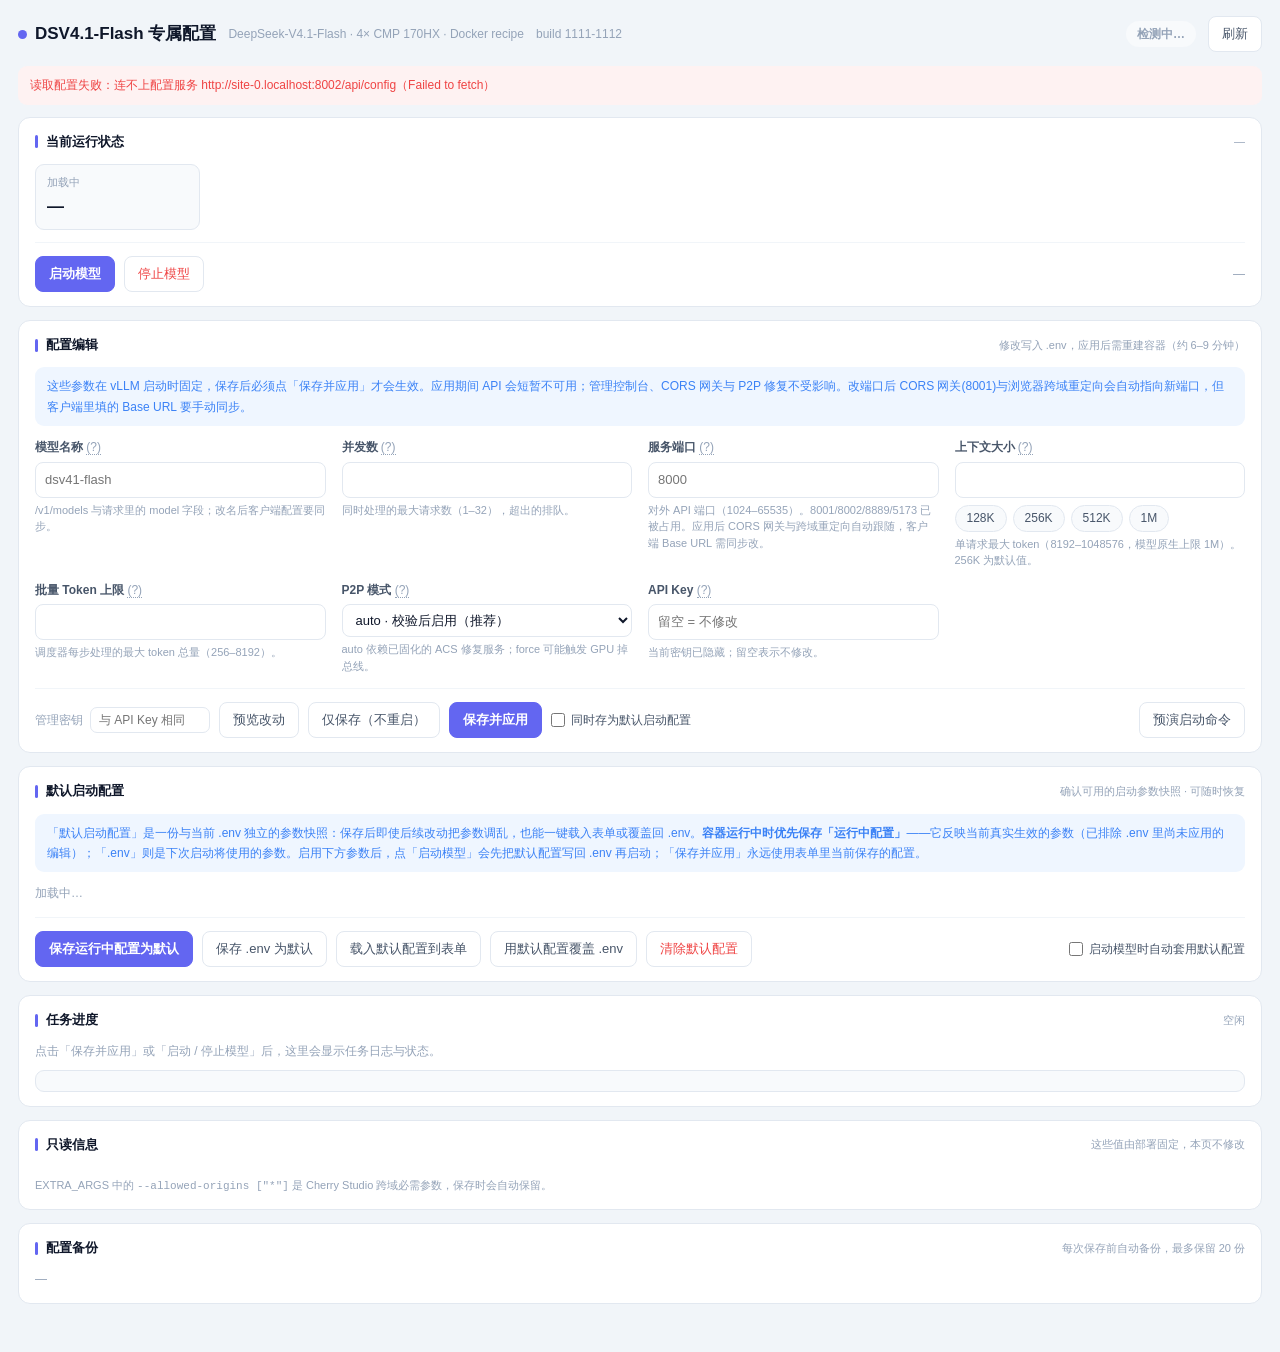
<file: dsv41-config/dsv41-config.html>
<!DOCTYPE html>
<html lang="zh-CN">
<head>
<meta charset="UTF-8">
<meta name="viewport" content="width=device-width, initial-scale=1.0">
<title>DSV4.1-Flash 专属配置 · vLLM 管理台</title>
<style>
  :root{
    --bg:#f1f5f9; --card:#ffffff; --inset:#f8fafc; --border:#e2e8f0; --line:#f1f5f9;
    --text:#0f172a; --text2:#475569; --text3:#94a3b8;
    --accent:#6366f1; --accent-bg:#eef2ff; --green:#10b981; --green-bg:#ecfdf5;
    --orange:#f59e0b; --orange-bg:#fffbeb; --red:#ef4444; --red-bg:#fef2f2;
    --blue:#3b82f6; --blue-bg:#eff6ff;
    --mono:ui-monospace,SFMono-Regular,Menlo,Consolas,monospace;
  }
  @media (prefers-color-scheme:dark){
    :root{
      --bg:#0b1120; --card:#131c31; --inset:#1a2642; --border:#1e293b; --line:#1a2642;
      --text:#e2e8f0; --text2:#94a3b8; --text3:#64748b;
      --accent:#818cf8; --accent-bg:#1e1b4b; --green:#34d399; --green-bg:#064e3b;
      --orange:#fbbf24; --orange-bg:#451a03; --red:#f87171; --red-bg:#450a0a;
      --blue:#60a5fa; --blue-bg:#1e3a5f;
    }
  }
  *{box-sizing:border-box;margin:0;padding:0}
  body{background:var(--bg);color:var(--text);font:14px/1.55 -apple-system,BlinkMacSystemFont,"PingFang SC","Microsoft YaHei",sans-serif;padding:16px 18px 36px}
  .head{display:flex;align-items:center;gap:12px;flex-wrap:wrap;margin-bottom:14px}
  .head h1{font-size:17px;font-weight:700;display:flex;align-items:center;gap:8px}
  .head h1 i{width:9px;height:9px;border-radius:50%;background:var(--accent);display:inline-block}
  .sub{font-size:12px;color:var(--text3)}
  .spacer{flex:1}
  .badge{font-size:12px;font-weight:600;padding:4px 11px;border-radius:20px;background:var(--green-bg);color:var(--green);white-space:nowrap}
  .badge.warn{background:var(--orange-bg);color:var(--orange)}
  .badge.err{background:var(--red-bg);color:var(--red)}
  .badge.gray{background:var(--inset);color:var(--text3)}
  button{font:inherit;cursor:pointer;border-radius:8px;border:1px solid var(--border);background:var(--card);color:var(--text2);padding:7px 13px;font-size:13px;transition:.15s}
  button:hover:not(:disabled){border-color:var(--accent);color:var(--accent)}
  button:disabled{opacity:.45;cursor:not-allowed}
  button.primary{background:var(--accent);border-color:var(--accent);color:#fff;font-weight:600}
  button.primary:hover:not(:disabled){filter:brightness(1.08);color:#fff}
  button.danger{color:var(--red)}
  .card{background:var(--card);border:1px solid var(--border);border-radius:12px;padding:14px 16px;margin-bottom:13px}
  .card h2{font-size:13px;font-weight:700;margin-bottom:12px;display:flex;align-items:center;gap:8px}
  .card h2::before{content:"";width:3px;height:13px;border-radius:2px;background:var(--accent);display:inline-block}
  .card h2 .hint{font-size:11px;font-weight:400;color:var(--text3);margin-left:auto}
  .note{font-size:12px;line-height:1.7;border-radius:9px;padding:9px 12px;margin-bottom:12px}
  .note.info{background:var(--blue-bg);color:var(--blue)}
  .note.warn{background:var(--orange-bg);color:var(--orange)}
  .note.err{background:var(--red-bg);color:var(--red)}
  .note.ok{background:var(--green-bg);color:var(--green)}
  .kpis{display:grid;grid-template-columns:repeat(auto-fill,minmax(155px,1fr));gap:9px}
  .kpi{background:var(--inset);border:1px solid var(--border);border-radius:9px;padding:9px 11px;min-height:64px}
  .kpi .l{font-size:11px;color:var(--text3);margin-bottom:3px}
  .kpi .v{font-size:17px;font-weight:700;font-variant-numeric:tabular-nums;overflow:hidden;text-overflow:ellipsis;white-space:nowrap}
  .kpi .v small{font-size:11px;font-weight:500;color:var(--text3)}
  .grid{display:grid;grid-template-columns:repeat(auto-fill,minmax(230px,1fr));gap:12px 16px}
  .fld label{display:block;font-size:12px;font-weight:600;margin-bottom:5px;color:var(--text2)}
  .fld label span{font-weight:400;color:var(--text3);cursor:help;border-bottom:1px dotted var(--text3)}
  .fld input,.fld select{width:100%;font:inherit;font-size:13px;padding:7px 9px;border-radius:8px;border:1px solid var(--border);background:var(--card);color:var(--text);outline:none}
  .fld input:focus,.fld select:focus{border-color:var(--accent);box-shadow:0 0 0 3px var(--accent-bg)}
  .fld .tip{font-size:11px;color:var(--text3);margin-top:4px;line-height:1.5}
  .fld .tip b{color:var(--text2);font-weight:600}
  .fld .tip.warn{color:var(--orange)}
  .chips{display:flex;gap:6px;flex-wrap:wrap;margin-top:7px}
  .chip{padding:4px 11px;font-size:12px;line-height:1.4;border-radius:20px;background:var(--inset);color:var(--text2);font-variant-numeric:tabular-nums}
  .chip:hover:not(:disabled){border-color:var(--accent);color:var(--accent)}
  .chip.active{background:var(--accent-bg);border-color:var(--accent);color:var(--accent);font-weight:700}
  .actions{display:flex;gap:9px;flex-wrap:wrap;align-items:center;margin-top:14px;padding-top:13px;border-top:1px solid var(--line)}
  .actions .grow{flex:1}
  .keybox{display:flex;align-items:center;gap:7px;font-size:12px;color:var(--text3)}
  .keybox input{width:120px;font-size:12px;padding:5px 8px;border-radius:7px;border:1px solid var(--border);background:var(--card);color:var(--text)}
  .chk{display:inline-flex;align-items:center;gap:6px;font-size:12px;color:var(--text2);white-space:nowrap;cursor:pointer}
  .chk input{width:14px;height:14px;accent-color:var(--accent);cursor:pointer}
  .chk.disabled{opacity:.45;cursor:not-allowed}
  pre{background:var(--inset);border:1px solid var(--border);border-radius:9px;padding:10px 12px;font:11px/1.55 var(--mono);color:var(--text2);max-height:230px;overflow:auto;white-space:pre-wrap;word-break:break-all}
  .kv{display:grid;grid-template-columns:repeat(auto-fill,minmax(280px,1fr));gap:6px 18px;font-size:12px}
  .kv div{display:flex;gap:8px;border-bottom:1px solid var(--line);padding:5px 0}
  .kv b{color:var(--text3);font-weight:500;min-width:96px;flex-shrink:0}
  .kv span{font-family:var(--mono);font-size:11px;word-break:break-all;color:var(--text2)}
  table{width:100%;border-collapse:collapse;font-size:12px}
  th,td{text-align:left;padding:6px 8px;border-bottom:1px solid var(--line)}
  th{color:var(--text3);font-weight:500;font-size:11px}
  td.mono{font-family:var(--mono);font-size:11px}
  .diff{font-size:12px;color:var(--orange);margin-top:8px;line-height:1.7}
  .diff b{color:var(--text2)}
  .hidden{display:none!important}
  .spin{display:inline-block;width:11px;height:11px;border:2px solid var(--border);border-top-color:var(--accent);border-radius:50%;animation:r .8s linear infinite;vertical-align:-1px;margin-right:5px}
  @keyframes r{to{transform:rotate(360deg)}}
</style>
</head>
<body>
<div class="head">
  <h1><i></i>DSV4.1-Flash 专属配置</h1>
  <span class="sub">DeepSeek-V4.1-Flash · 4× CMP 170HX · Docker recipe</span>
  <span class="sub" id="buildTag" title="页面构建标记，用于确认浏览器加载的是最新版本">build 1111-1112</span>
  <span class="spacer"></span>
  <span id="svcBadge" class="badge gray">检测中…</span>
  <button onclick="load(true)">刷新</button>
</div>

<div id="msg"></div>

<div class="card">
  <h2>当前运行状态 <span class="hint" id="checkedAt">—</span></h2>
  <div class="kpis" id="kpis"><div class="kpi"><div class="l">加载中</div><div class="v">—</div></div></div>
  <div id="pendingBox"></div>
  <div class="actions" style="margin-top:12px">
    <button class="primary" id="btnStart" onclick="serviceAction('start')">启动模型</button>
    <button class="danger" id="btnStop" onclick="serviceAction('stop')">停止模型</button>
    <span class="grow"></span>
    <span class="sub" id="svcHint">—</span>
  </div>
</div>

<div class="card">
  <h2>配置编辑 <span class="hint">修改写入 .env，应用后需重建容器（约 6–9 分钟）</span></h2>
  <div class="note info">这些参数在 vLLM 启动时固定，保存后必须点「保存并应用」才会生效。应用期间 API 会短暂不可用；管理控制台、CORS 网关与 P2P 修复不受影响。改端口后 CORS 网关(8001)与浏览器跨域重定向会自动指向新端口，但客户端里填的 Base URL 要手动同步。</div>
  <div class="grid">
    <div class="fld">
      <label>模型名称 <span title="对外 API 显示的模型 ID">(?)</span></label>
      <input id="f_SERVED_MODEL_NAME" spellcheck="false" placeholder="dsv41-flash">
      <div class="tip">/v1/models 与请求里的 model 字段；改名后客户端配置要同步。</div>
    </div>
    <div class="fld">
      <label>并发数 <span title="--max-num-seqs">(?)</span></label>
      <input id="f_MAX_SEQS" type="number" min="1" max="32" step="1">
      <div class="tip">同时处理的最大请求数（1–32），超出的排队。</div>
    </div>
    <div class="fld">
      <label>服务端口 <span title="start.sh 的 PORT">(?)</span></label>
      <input id="f_PORT" type="number" min="1024" max="65535" step="1" placeholder="8000">
      <div class="tip">对外 API 端口（1024–65535）。8001/8002/8889/5173 已被占用。应用后 CORS 网关与跨域重定向自动跟随，客户端 Base URL 需同步改。</div>
    </div>
    <div class="fld">
      <label>上下文大小 <span title="--max-model-len">(?)</span></label>
      <input id="f_MAX_MODEL_LEN" type="number" min="8192" max="1048576" step="1024">
      <div class="chips" id="ctxChips">
        <button type="button" class="chip" data-ctx="131072">128K</button>
        <button type="button" class="chip" data-ctx="262144">256K</button>
        <button type="button" class="chip" data-ctx="524288">512K</button>
        <button type="button" class="chip" data-ctx="1048576">1M</button>
      </div>
      <div class="tip" id="ctxTip">单请求最大 token（8192–1048576，模型原生上限 1M）。256K 为默认值。</div>
    </div>
    <div class="fld">
      <label>批量 Token 上限 <span title="--max-num-batched-tokens">(?)</span></label>
      <input id="f_MAX_BATCHED" type="number" min="256" max="8192" step="128">
      <div class="tip">调度器每步处理的最大 token 总量（256–8192）。</div>
    </div>
    <div class="fld">
      <label>P2P 模式 <span title="跨卡直连">(?)</span></label>
      <select id="f_P2P">
        <option value="auto">auto · 校验后启用（推荐）</option>
        <option value="off">off · 关闭全部跨卡传输</option>
        <option value="force">force · 跳过校验（有掉卡风险）</option>
      </select>
      <div class="tip">auto 依赖已固化的 ACS 修复服务；force 可能触发 GPU 掉总线。</div>
    </div>
    <div class="fld">
      <label>API Key <span title="留空表示不修改">(?)</span></label>
      <input id="f_API_KEY" type="text" spellcheck="false" autocomplete="off" placeholder="留空 = 不修改">
      <div class="tip" id="apiKeyTip">当前密钥已隐藏；留空表示不修改。</div>
    </div>
  </div>
  <div class="actions">
    <div class="keybox">管理密钥 <input id="adminKey" type="password" autocomplete="off" placeholder="与 API Key 相同" title="写操作需要填写当前 API Key，仅保存在本浏览器会话"></div>
    <button onclick="preview()">预览改动</button>
    <button onclick="save(false)">仅保存（不重启）</button>
    <button class="primary" id="applyBtn" onclick="save(true)">保存并应用</button>
    <label class="chk" title="点「保存」或「保存并应用」时，把这次写入 .env 的参数同时保存为可恢复的默认启动配置。"><input type="checkbox" id="saveAsDefault"> 同时存为默认启动配置</label>
    <span class="grow"></span>
    <button onclick="dryRun()">预演启动命令</button>
  </div>
  <div id="previewBox"></div>
</div>

<div class="card" id="defaultCard">
  <h2>默认启动配置 <span class="hint">确认可用的启动参数快照 · 可随时恢复</span></h2>
  <div class="note info">「默认启动配置」是一份与当前 .env 独立的参数快照：保存后即使后续改动把参数调乱，也能一键载入表单或覆盖回 .env。<b>容器运行中时优先保存「运行中配置」</b>——它反映当前真实生效的参数（已排除 .env 里尚未应用的编辑）；「.env」则是下次启动将使用的参数。启用下方参数后，点「启动模型」会先把默认配置写回 .env 再启动；「保存并应用」永远使用表单里当前保存的配置。</div>
  <div id="defaultBody" class="sub">加载中…</div>
  <div class="actions">
    <button class="primary" id="btnSaveRunning" onclick="saveDefault('running')">保存运行中配置为默认</button>
    <button id="btnSaveDefault" onclick="saveDefault('env')">保存 .env 为默认</button>
    <button id="btnLoadDefaultForm" onclick="loadDefaultToForm()">载入默认配置到表单</button>
    <button id="btnRestoreDefault" onclick="restoreDefaultEnv()">用默认配置覆盖 .env</button>
    <button class="danger" id="btnClearDefault" onclick="clearDefault()">清除默认配置</button>
    <span class="grow"></span>
    <label class="chk" id="autoDefaultWrap" title="启用后，点「启动模型」会先把默认启动配置写回 .env 再启动；容器重建（保存并应用）不受影响。"><input type="checkbox" id="autoDefault" onchange="setAutoDefault(this.checked)"> 启动模型时自动套用默认配置</label>
  </div>
</div>

<div class="card" id="applyCard">
  <h2>任务进度 <span class="hint" id="applyPhase">空闲</span></h2>
  <div id="applyMsg" class="sub">点击「保存并应用」或「启动 / 停止模型」后，这里会显示任务日志与状态。</div>
  <pre id="applyLog" style="margin-top:9px"></pre>
</div>

<div class="card">
  <h2>只读信息 <span class="hint">这些值由部署固定，本页不修改</span></h2>
  <div class="kv" id="readonly"></div>
  <div style="font-size:11px;color:var(--text3);margin-top:10px">
    EXTRA_ARGS 中的 <code>--allowed-origins ["*"]</code> 是 Cherry Studio 跨域必需参数，保存时会自动保留。
  </div>
</div>

<div class="card">
  <h2>配置备份 <span class="hint">每次保存前自动备份，最多保留 20 份</span></h2>
  <div id="backups" class="sub">—</div>
</div>

<script>
const $ = id => document.getElementById(id);
let timer = null, applying = false, lastValues = {}, kvBudget = 0, svcState = '', svcHealthy = false;
let currentDefaults = {};   // [default-start-1111] 最近一次 /api/config 返回的默认启动配置

function msg(text, kind){
  $('msg').innerHTML = text ? '<div class="note '+kind+'">'+text+'</div>' : '';
}
function esc(s){ return String(s==null?'':s).replace(/[&<>"']/g, c=>({'&':'&amp;','<':'&lt;','>':'&gt;','"':'&quot;',"'":'&#39;'}[c])); }
function key(){ return $('adminKey').value.trim(); }
function headers(){ return {'Content-Type':'application/json','X-Admin-Key':key()}; }

// 本页通常由配置服务自己（:8002）提供；若被控制台 / 静态托管 / 本地副本以别的
// 来源打开，/api/* 不能按相对路径解析（会打到 8889 之类的服务上得到 Not Found），
// 统一显式指向 :8002。配置服务允许跨域（ACAO *），因此这条兜底始终可用。
const API_BASE = (location.port === '8002' || location.protocol === 'file:')
  ? (location.protocol === 'file:' ? 'http://127.0.0.1:8002' : '')
  : ('http://' + (location.hostname || '127.0.0.1') + ':8002');

async function api(path, opt){
  const url = API_BASE + path;
  let r;
  try{
    r = await fetch(url + (url.indexOf('?') < 0 ? '?' : '&') + '_t=' + Date.now(),
                    Object.assign({cache:'no-store'}, opt || {}));
  }catch(e){
    throw new Error('连不上配置服务 ' + url + '（' + e.message + '）');
  }
  let d; try { d = await r.json(); } catch(e){
    throw new Error('HTTP ' + r.status + '：' + url + ' 返回的不是 JSON，可能被别的服务接管');
  }
  if(!r.ok) throw new Error((d.error || (d.errors||[]).join('；') || ('HTTP ' + r.status))
                            + (r.status === 404 ? '（' + url + '）' : ''));
  return d;
}

function collect(){
  const v = {};
  for(const k of ['SERVED_MODEL_NAME','MAX_SEQS','MAX_MODEL_LEN','MAX_BATCHED','PORT','P2P']){
    v[k] = $( 'f_'+k ).value.trim();
  }
  const k = $('f_API_KEY').value.trim();
  if(k) v.API_KEY = k;
  return v;
}

function fmtTok(n){
  if(n >= 1048576) return (n/1048576).toFixed(n % 1048576 ? 2 : 0) + 'M';
  if(n >= 1024) return Math.round(n/1024) + 'K';
  return String(n);
}

function markCtx(){
  const cur = parseInt(($('f_MAX_MODEL_LEN').value || '').replace(/[^\d]/g,''), 10) || 0;
  document.querySelectorAll('#ctxChips .chip').forEach(c=>{
    c.classList.toggle('active', parseInt(c.dataset.ctx, 10) === cur);
  });
  let html = '单请求最大 token（8192–1048576，模型原生上限 1M）。256K 为默认值。';
  let warn = false;
  if(cur){
    if(kvBudget){
      const conc = Math.floor(kvBudget / cur);
      html += ' 当前 <b>' + fmtTok(cur) + '</b>（' + cur.toLocaleString() + ' tokens），按 KV 预算 '
            + kvBudget.toLocaleString() + ' tokens 估算，约 <b>' + conc + '</b> 路可同时跑满。';
    } else {
      html += ' 当前 <b>' + fmtTok(cur) + '</b>（' + cur.toLocaleString() + ' tokens）。';
    }
    if(cur >= 524288){
      warn = true;
      html += ' 512K 以上会显著压缩并发，1M 时全系统只够 1 路跑满长上下文。';
    }
    if(cur > 1048576){
      warn = true;
      html += ' 超过模型原生上限，启动会失败。';
    }
  }
  const tip = $('ctxTip');
  tip.className = 'tip' + (warn ? ' warn' : '');
  tip.innerHTML = html;
}

function setCtx(v){ $('f_MAX_MODEL_LEN').value = v; markCtx(); }

async function load(silent){
  try{
    const d = await api('/api/config');
    lastValues = d.values || {};
    const rt = d.runtime || {}, cmd = rt.cmdline || {};
    const ok = rt.health === 200;
    svcHealthy = ok;
    const b = $('svcBadge');
    b.className = 'badge' + (ok ? '' : (rt.container === 'running' ? ' warn' : ' err'));
    b.textContent = ok ? '服务在线' : (rt.container === 'running' ? '加载中 / 暂不可用' : '服务离线');
    $('checkedAt').textContent = '采样 ' + (rt.checked_at || '—');

    const kp = [
      ['健康接口', ok ? '200 OK' : '—', ok ? '' : (rt.health || '000')],
      ['服务端口', rt.serving_port || '—', rt.gateway_port && rt.gateway_port !== rt.serving_port ? '网关 '+rt.gateway_port : '端口'],
      ['运行模型', rt.live_model || cmd['served-model-name'] || '—', ''],
      ['生效上下文', (rt.live_max_model_len || cmd['max-model-len'] || '—'), 'tokens'],
      ['生效并发', cmd['max-num-seqs'] || '—', '路'],
      ['容器', rt.container || '—', rt.restart_policy || ''],
      ['GPU', rt.gpu_count != null ? rt.gpu_count + ' / 4' : '—', '张在线'],
      ['P2P', rt.p2p || '—', rt.ring ? 'ring on' : ''],
      ['稳定性', (rt.stability || '').replace(/^\S+ \S+ /,'') || '—', '']
    ];
    $('kpis').innerHTML = kp.map(x=>'<div class="kpi"><div class="l">'+esc(x[0])+'</div><div class="v">'+esc(x[1])+(x[2]?' <small>'+esc(x[2])+'</small>':'')+'</div></div>').join('');

    const pending = d.pending || [];
    $('pendingBox').innerHTML = pending.length
      ? '<div class="diff">⚠ 有 <b>'+pending.length+'</b> 项改动尚未应用：'+pending.map(p=>esc(p.field)+' <b>'+esc(p.running)+'</b> → '+esc(p.saved)).join('；')+'。点「保存并应用」后生效。</div>'
      : (applying ? '' : '<div class="note ok" style="margin:10px 0 0">当前运行参数与 .env 一致，无需重启。</div>');

    for(const k of Object.keys(lastValues)){
      const el = $('f_'+k); if(!el || k==='API_KEY') continue;
      if(document.activeElement !== el || !silent) el.value = lastValues[k];
    }
    kvBudget = Number(d.kv_cache_tokens) || 0;
    svcState = rt.container || 'absent';
    markCtx();
    syncSvcBtns();
    $('apiKeyTip').textContent = d.has_api_key ? '当前密钥 '+esc(lastValues.API_KEY)+'；留空表示不修改。' : '未设置密钥；填一个即可启用鉴权。';
    $('readonly').innerHTML = Object.entries(d.readonly||{}).map(([k,v])=>'<div><b>'+esc(k)+'</b><span>'+esc(v||'—')+'</span></div>').join('');
    renderBackups(d.backups||[]);
    renderApply(d.apply||{});
    renderDefault(d.defaults||{});
    if(!silent) msg('','');
  }catch(e){ msg('读取配置失败：'+esc(e.message),'err'); }
}

function renderBackups(list){
  if(!list.length){ $('backups').textContent = '暂无备份'; return; }
  $('backups').innerHTML = '<table><tr><th>备份文件</th><th>时间</th><th></th></tr>'+list.slice(0,8).map(f=>{
    const m = f.match(/env-(\d{8})-(\d{6})/);
    const t = m ? m[1].slice(0,4)+'-'+m[1].slice(4,6)+'-'+m[1].slice(6,8)+' '+m[2].slice(0,2)+':'+m[2].slice(2,4)+':'+m[2].slice(4,6) : f;
    return '<tr><td class="mono">'+esc(f)+'</td><td>'+esc(t)+'</td><td style="text-align:right"><button class="danger" onclick="rollback(\''+esc(f)+'\')">恢复</button></td></tr>';
  }).join('')+'</table>';
}

// ====== [default-start-1111] 默认启动配置：保存 / 载入 / 覆盖 / 自动套用 ======
function renderDefault(d){
  currentDefaults = d || {};
  const body = $('defaultBody');
  if(!body) return;
  if(!currentDefaults.exists){
    body.innerHTML = '<div class="note warn" style="margin:0 0 10px">尚未保存默认启动配置。点「保存当前配置为默认」把当前 .env 存成一份可恢复的启动参数快照。</div>';
    syncDefaultBtns();
    return;
  }
  const vals = currentDefaults.values || {};
  const rows = [
    ['SERVED_MODEL_NAME','模型名称'],
    ['MAX_SEQS','并发数'],
    ['MAX_MODEL_LEN','上下文大小'],
    ['MAX_BATCHED','批量 Token 上限'],
    ['PORT','服务端口'],
    ['P2P','P2P 模式'],
    ['API_KEY','API Key']
  ];
  let html = '<div class="kv">' + rows.map(([k,l]) =>
    '<div><b>'+esc(l)+'</b><span>'+esc(vals[k] == null ? '—' : vals[k])+'</span></div>'
  ).join('') + '</div>';
  html += '<div style="font-size:12px;color:var(--text3);margin-top:8px">保存于 '+esc(currentDefaults.saved_at || '—')
        + ' · 来源 ' + esc(currentDefaults.source_label || '—')
        + (currentDefaults.saved_by ? ' · 操作者 '+esc(currentDefaults.saved_by) : '') + '</div>';
  if(currentDefaults.source_detail){
    html += '<div style="font-size:11px;color:var(--text3);margin-top:2px">'+esc(currentDefaults.source_detail)+'</div>';
  }
  const diff = currentDefaults.diff || [];
  if(currentDefaults.matches_env){
    html += '<div class="note ok" style="margin:8px 0 0">默认启动配置与当前 .env 完全一致。</div>';
  }else{
    html += '<div class="diff">⚠ 有 <b>'+diff.length+'</b> 项差异（当前 .env → 默认配置）：'
          + diff.map(x=>esc(x.field)+' <b>'+esc(x.current)+'</b> → <b>'+esc(x.default)+'</b>').join('；')
          + '。</div>';
  }
  if(currentDefaults.extra_args){
    html += '<div style="font-size:11px;color:var(--text3);margin-top:4px">EXTRA_ARGS：'+esc(currentDefaults.extra_args)+'</div>';
  }
  if(currentDefaults.auto_start){
    html += '<div class="note info" style="margin:8px 0 0">已启用：点「启动模型」时会先把默认配置写回 .env 再启动。</div>';
  }
  body.innerHTML = html;
  syncDefaultBtns();
}

function syncDefaultBtns(){
  const exists = !!currentDefaults.exists;
  const busy = applying;
  const saveBtn = $('btnSaveDefault');
  if(saveBtn) saveBtn.disabled = busy;
  const saveRunBtn = $('btnSaveRunning');
  if(saveRunBtn) saveRunBtn.disabled = busy || svcState !== 'running' || !svcHealthy;
  ['btnLoadDefaultForm','btnRestoreDefault','btnClearDefault'].forEach(id => {
    const b = $(id); if(b) b.disabled = busy || !exists;
  });
  const cb = $('autoDefault');
  if(cb) cb.disabled = busy || !exists;
  const wrap = $('autoDefaultWrap');
  if(wrap) wrap.className = 'chk' + ((busy || !exists) ? ' disabled' : '');
  const sd = $('saveAsDefault');
  if(sd) sd.disabled = busy;
}

async function saveDefault(source){
  if(!key()){ msg('保存默认配置需要管理密钥：请先在「管理密钥」输入框填入当前 API Key 再重试。','warn'); $('adminKey').focus(); return; }
  if(source === 'running' && (svcState !== 'running' || !svcHealthy)){ msg('容器未运行或尚未就绪，无法保存「运行中配置」；可改用「保存 .env 为默认」。','warn'); return; }
  const label = source === 'running' ? '运行中配置' : '当前 .env';
  if(!confirm('把'+label+'保存为默认启动配置？\n\n会覆盖已有的默认启动配置（旧默认会另存到日志目录）。')) return;
  try{
    const d = await api('/api/defaults', {method:'POST', headers:headers(), body:JSON.stringify({action:'save', source:source})});
    msg(esc(d.message || '已保存默认启动配置。'),'ok');
    renderDefault(d.defaults || {});
    if(!applying) setTimeout(()=>load(true), 500);
  }catch(e){ msg('保存默认配置失败：'+esc(e.message),'err'); }
}

function loadDefaultToForm(){
  if(!currentDefaults.exists){ msg('尚未保存默认启动配置。','warn'); return; }
  const vals = currentDefaults.values || {};
  for(const k of ['SERVED_MODEL_NAME','MAX_SEQS','MAX_MODEL_LEN','MAX_BATCHED','PORT','P2P']){
    const el = $('f_'+k);
    if(el && vals[k] != null) el.value = vals[k];
  }
  // API Key 不在页面上回填，留空 = 不修改当前密钥
  $('f_API_KEY').value = '';
  markCtx();
  msg('已把默认启动配置载入表单。API Key 不会回填（留空表示保持当前密钥）；载入只改表单，点「保存」或「保存并应用」后才写入 .env。','info');
}

async function restoreDefaultEnv(){
  if(!currentDefaults.exists){ msg('尚未保存默认启动配置。','warn'); return; }
  if(!key()){ msg('恢复默认配置需要管理密钥：请先在「管理密钥」输入框填入当前 API Key 再重试。','warn'); $('adminKey').focus(); return; }
  if(!confirm('用默认启动配置覆盖当前 .env？\n\n当前 .env 会先自动备份；此操作不重启容器，需再点「保存并应用」才生效。')) return;
  try{
    const d = await api('/api/defaults', {method:'POST', headers:headers(), body:JSON.stringify({action:'load'})});
    msg(esc(d.message || ('已用默认启动配置覆盖 .env（备份 '+esc(d.backup||'—')+'）。')),'ok');
    await load(true);
  }catch(e){ msg('恢复默认配置失败：'+esc(e.message),'err'); }
}

async function clearDefault(){
  if(!currentDefaults.exists){ msg('尚未保存默认启动配置。','warn'); return; }
  if(!key()){ msg('清除默认配置需要管理密钥：请先在「管理密钥」输入框填入当前 API Key 再重试。','warn'); $('adminKey').focus(); return; }
  if(!confirm('清除默认启动配置？\n\n只删除这份快照，当前 .env 与运行中的模型不受影响。')) return;
  try{
    const d = await api('/api/defaults', {method:'POST', headers:headers(), body:JSON.stringify({action:'clear'})});
    msg(esc(d.message || '已清除默认启动配置。'),'ok');
    renderDefault(d.defaults || {});
    await load(true);
  }catch(e){ msg('清除默认配置失败：'+esc(e.message),'err'); }
}

async function setAutoDefault(on){
  if(!key()){ $('autoDefault').checked = !on; msg('保存该参数需要管理密钥：请先在「管理密钥」输入框填入当前 API Key。','warn'); $('adminKey').focus(); return; }
  try{
    const d = await api('/api/defaults', {method:'POST', headers:headers(), body:JSON.stringify({action:'auto_start', value:!!on})});
    renderDefault(d.defaults || {});
    msg(esc(d.message || ''),'ok');
  }catch(e){
    $('autoDefault').checked = !on;
    msg('设置失败：'+esc(e.message),'err');
  }
}

function syncSvcBtns(){
  const running = svcState === 'running';
  $('btnStart').disabled = applying || running;
  $('btnStop').disabled = applying || !running;
  const map = {running:'容器运行中 · 可停止', exited:'容器已停止 · 可启动',
               created:'容器待启动 · 可启动', absent:'容器不存在 · 可启动', '':'状态未知'};
  $('svcHint').textContent = applying ? '任务进行中…' : (map[svcState] || ('容器 '+svcState));
}

async function serviceAction(action){
  if(!key()){ msg('启停需要管理密钥：请先在「管理密钥」输入框填入当前 API Key（与 .env 里的一致）再重试。','warn'); $('adminKey').focus(); return; }
  if(action === 'start'){
    if(!confirm('启动模型：容器要重新加载权重，约 6–9 分钟内 API 全部不可用。\n\n确定启动？')) return;
  }else{
    if(!confirm('停止模型：在途请求会立即中断，容器将被移除（.env 配置不变），API 随即不可用。\n\n确定停止？')) return;
  }
  $('btnStart').disabled = $('btnStop').disabled = true;
  msg((action==='start' ? '正在启动模型…' : '正在停止模型…') + '进度见下方「任务进度」。','info');
  try{
    await api('/api/service', {method:'POST', headers:headers(), body:JSON.stringify({action:action})});
    applying = true; syncSvcBtns(); if(!timer) timer = setInterval(poll, 5000);
    await poll();
  }catch(e){
    msg((action==='start' ? '启动' : '停止') + '失败：' + esc(e.message), 'err');
    applying = false; await load(true);
  }
}

function renderApply(a){
  const phase = a.phase || 'idle';
  applying = phase === 'running' || phase === 'starting';
  $('applyBtn').disabled = applying;
  syncSvcBtns();
  $('applyPhase').textContent = ({idle:'空闲', starting:'准备中',
    running:(a.action==='start' ? '启动中' : a.action==='stop' ? '停止中' : '重建容器中'),
    done:'已完成', failed:'失败'})[phase] || phase;
  $('applyMsg').innerHTML = a.message
    ? '<span class="'+(applying?'spin':'')+'"></span>'+esc(a.message)
    : '点击「保存并应用」或「启动 / 停止模型」后，这里会显示任务日志与状态。';
  $('applyLog').textContent = a.log || '(暂无日志)';
  if(applying && !timer) timer = setInterval(poll, 5000);
  if(!applying && timer && phase !== 'idle'){
    clearInterval(timer); timer = null;
    setTimeout(()=>load(true), 1200);
  }
  syncDefaultBtns();
}

async function poll(){
  try{
    const d = await api('/api/status');
    const rt = d.runtime || {};
    const ok = rt.health === 200;
    svcHealthy = ok;
    const b = $('svcBadge');
    b.className = 'badge' + (ok ? '' : ' warn');
    b.textContent = ok ? '服务在线' : '加载中 / 暂不可用';
    renderApply(d.apply||{});
    svcState = rt.container || 'absent';
    syncSvcBtns();
    renderDefault(d.defaults||{});
    const pending = d.pending || [];
    $('pendingBox').innerHTML = pending.length
      ? '<div class="diff">⚠ 有 <b>'+pending.length+'</b> 项改动尚未应用：'+pending.map(p=>esc(p.field)+' <b>'+esc(p.running)+'</b> → '+esc(p.saved)).join('；')+'</div>'
      : '<div class="note ok" style="margin:10px 0 0">当前运行参数与 .env 一致。</div>';
  }catch(e){}
}

async function preview(){
  try{
    const d = await api('/api/config', {method:'POST', headers:headers(), body:JSON.stringify({values:collect(), preview:true})});
    if(!d.changed || !d.changed.length){ $('previewBox').innerHTML='<div class="note ok" style="margin-top:12px">与当前 .env 相比没有改动。</div>'; return; }
    $('previewBox').innerHTML = '<div class="note warn" style="margin-top:12px"><b>预览改动（未写入）</b><br>'+d.changed.map(c=>esc(c.field)+'：<b>'+esc(c.from)+'</b> → <b>'+esc(c.to)+'</b>').join('<br>')+'<br><span style="font-size:11px">EXTRA_ARGS → '+esc(d.extra_args||'(空)')+'</span></div>';
  }catch(e){ $('previewBox').innerHTML=''; msg('预览失败：'+esc(e.message),'err'); }
}

async function save(apply){
  const v = collect();
  const portChanged = v.PORT && String(v.PORT) !== String(lastValues.PORT || '');
  if(apply && portChanged && !confirm('端口将从 '+(lastValues.PORT||'8000')+' 改为 '+v.PORT+'：\n所有客户端（Cherry Studio / SDK）的 Base URL 都要改成新端口。\nCORS 网关 8001 会自动跟随。\n\n继续重建容器（约 6–9 分钟）？')) return;
  if(apply && !portChanged && !confirm('保存并应用会重建模型容器，约 6–9 分钟内 API 不可用。确定继续？')) return;
  const btn = apply ? $('applyBtn') : null;
  if(btn) btn.disabled = true;
  try{
    const saveAsDefault = !!($('saveAsDefault') && $('saveAsDefault').checked);
    const d = await api('/api/config', {method:'POST', headers:headers(), body:JSON.stringify({values:collect(), saveAsDefault:saveAsDefault})});
    const what = (d.changed||[]).length ? d.changed.map(c=>c.field+' → '+c.to).join('；') : '无字段变化';
    let defaultNote = '';
    if(d.default_saved) defaultNote = '；已同时保存为默认启动配置';
    else if(d.default_error) defaultNote = '；默认启动配置保存失败：'+esc(d.default_error);
    if(!apply){
      msg('已保存到 .env（备份 '+esc(d.backup||'—')+'）：'+esc(what)+defaultNote+'。<b>尚未生效</b>，需要点「保存并应用」。','ok');
      $('previewBox').innerHTML=''; await load(true); return;
    }
    msg('配置已保存（备份 '+esc(d.backup||'—')+'）：'+esc(what)+defaultNote+'。正在重建容器…','info');
    await api('/api/apply', {method:'POST', headers:headers(), body:JSON.stringify({})});
    applying = true; if(!timer) timer = setInterval(poll, 5000);
    await poll();
  }catch(e){ msg('保存失败：'+esc(e.message),'err'); }
  finally{ if(btn) btn.disabled = applying; }
}

async function rollback(name){
  if(!confirm('用备份 '+name+' 覆盖当前 .env？（不会自动重启服务）')) return;
  try{
    const d = await api('/api/rollback', {method:'POST', headers:headers(), body:JSON.stringify({backup:name})});
    msg('已恢复备份 '+esc(d.restored)+'，配置尚未应用。','ok');
    await load(true);
  }catch(e){ msg('恢复失败：'+esc(e.message),'err'); }
}

async function dryRun(){
  msg('正在预演启动命令（只读，不会重启服务）…','info');
  try{
    const d = await api('/api/dry');
    const lines = (d.excerpt||'').split('\n').filter(l=>/--(max-model-len|max-num-seqs|max-num-batched-tokens|served-model-name|allowed-origins|max-num-batched)/.test(l));
    $('applyLog').textContent = (lines.length?lines.join('\n')+'\n':'') + (d.excerpt||'(无输出)').slice(-1800);
    $('applyPhase').textContent = d.ok ? '预演完成' : '预演返回 '+d.rc;
    msg('预演完成：'+Object.entries(d.flags||{}).map(([k,v])=>k+'='+v).join('  ')+'。以上只是生成命令，服务未改动。','ok');
  }catch(e){ msg('预演失败：'+esc(e.message),'err'); }
}

$('adminKey').value = sessionStorage.getItem('dsv41AdminKey') || '';
$('adminKey').addEventListener('change', e => sessionStorage.setItem('dsv41AdminKey', e.target.value.trim()));
$('f_API_KEY').addEventListener('input', e => { if(e.target.value) $('adminKey').placeholder = '与 API Key 相同'; });
$('f_MAX_MODEL_LEN').addEventListener('input', markCtx);
document.querySelectorAll('#ctxChips .chip').forEach(c=>{
  c.addEventListener('click', ()=>setCtx(c.dataset.ctx));
});
markCtx();
// 该源上若残留旧项目的 Service Worker，会劫持 /api/* 返回别人的响应，顺手注销掉。
if(navigator.serviceWorker && navigator.serviceWorker.getRegistrations){
  navigator.serviceWorker.getRegistrations().then(rs=>rs.forEach(r=>r.unregister())).catch(()=>{});
}
load(false);
setInterval(()=>{ if(!applying) load(true); }, 15000);
</script>
</body>
</html>
</file>
